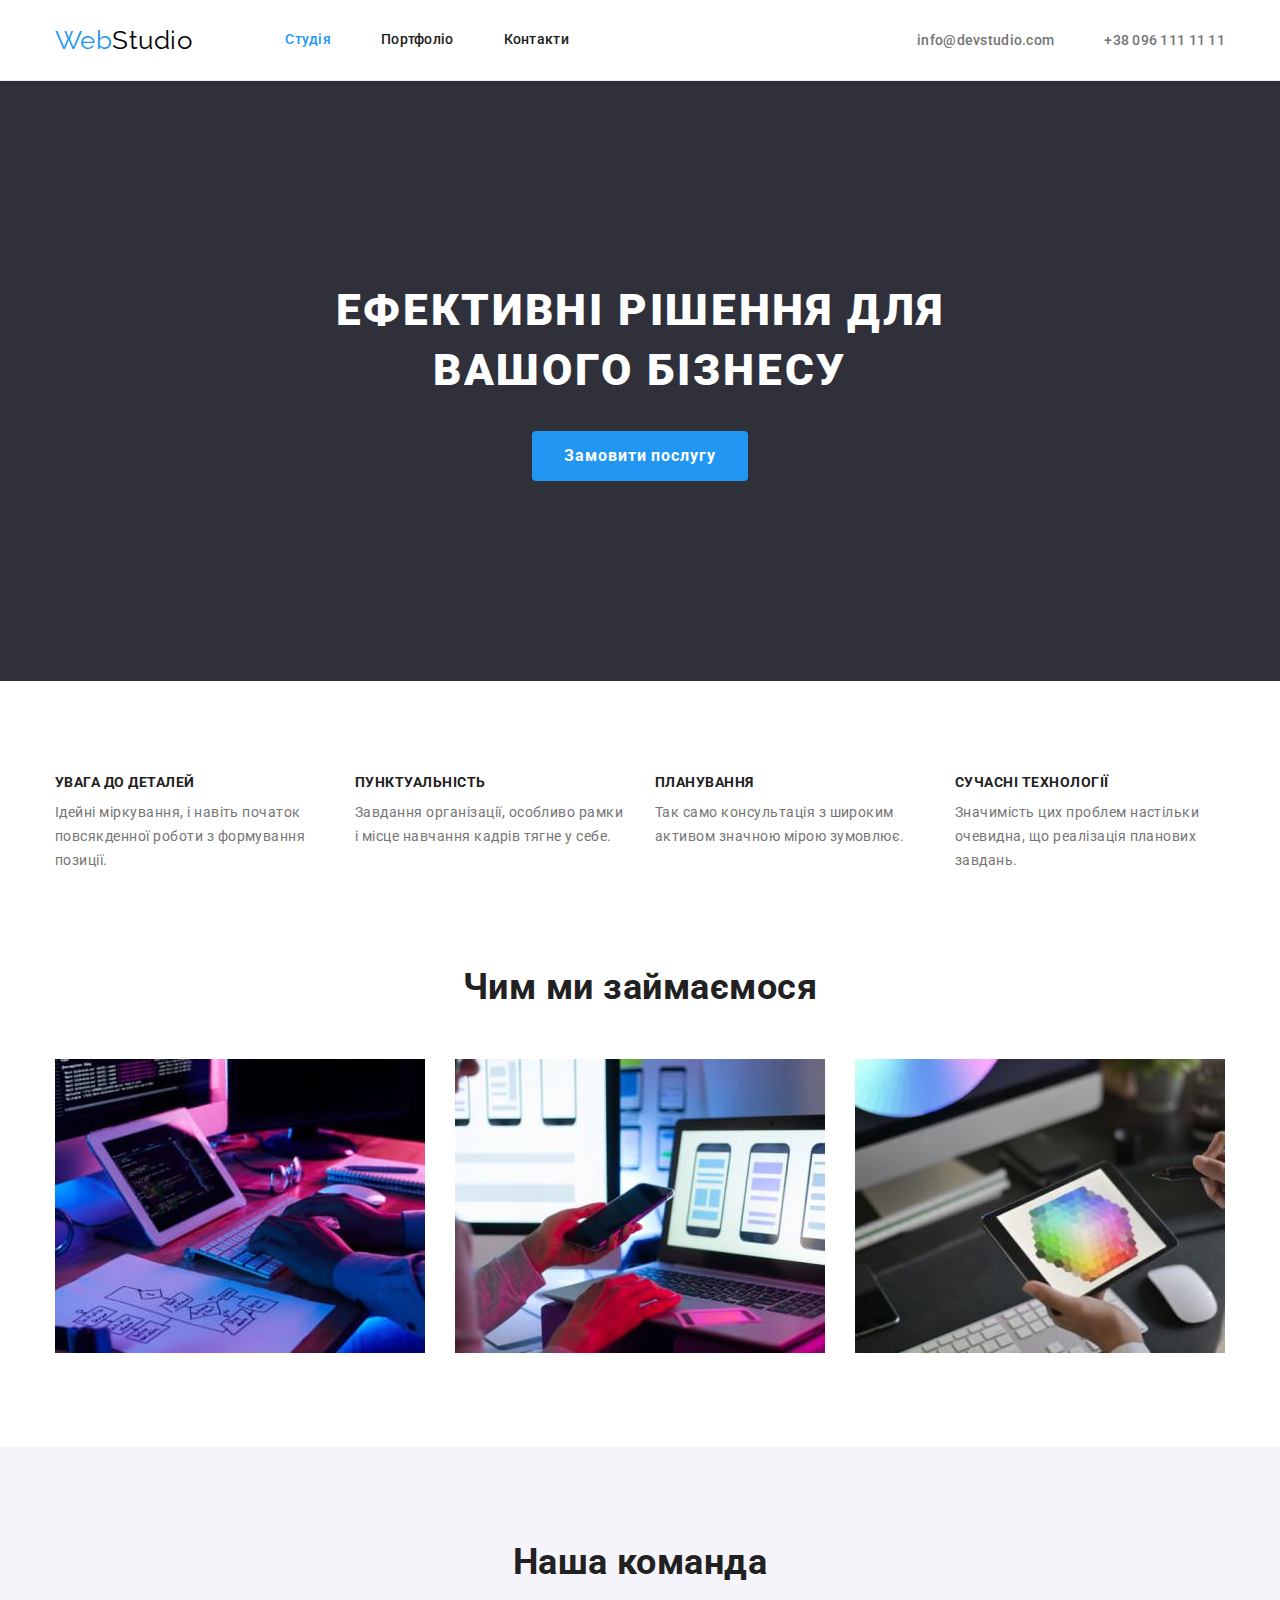
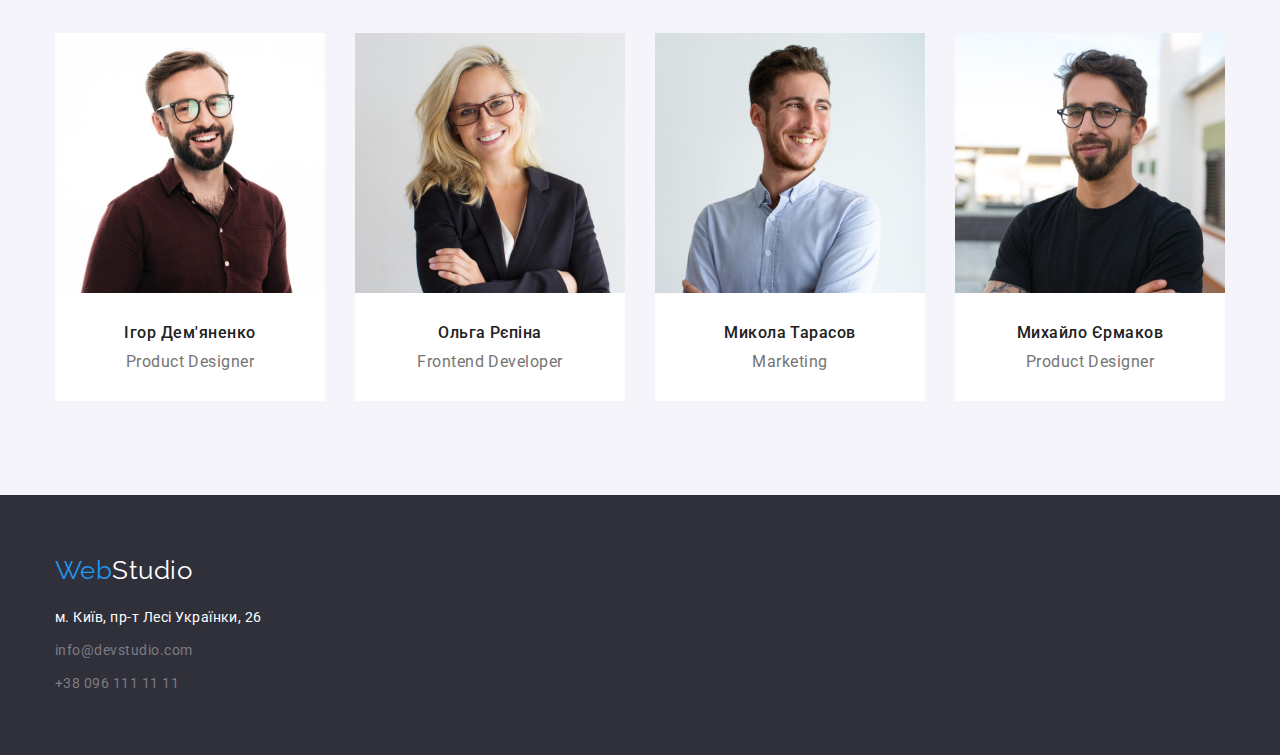
<file: index.html>
<!DOCTYPE html>
<html lang="uk">

<head>
    <meta charset="UTF-8">
    <meta http-equiv="X-UA-Compatible" content="IE=edge">
    <meta name="viewport" content="width=device-width, initial-scale=1.0">
    <title>Web Studio</title>

    <link rel="preconnect" href="https://fonts.googleapis.com">
    <link rel="preconnect" href="https://fonts.gstatic.com" crossorigin>
    <link
        href="https://fonts.googleapis.com/css2?family=Raleway:wght@700&family=Roboto:wght@400;500;700;900&display=swap"
        rel="stylesheet">

    <link rel="stylesheet"
        href="https://cdnjs.cloudflare.com/ajax/libs/modern-normalize/1.1.0/modern-normalize.min.css">
    <link rel="stylesheet" href="./css/styles.css">
</head>

<body>

    <!--https://www.figma.com/file/L1sQE5gJmSrHmVDS6Bs9R8/Web-Studio-(Version-2.1)-(Copy)?node-id=0%3A1-->

    <!--Site header!-->

    <header class="page-header">

        <nav class="container main-nav no-padding">

            <a href="./index.html" lang="en" class="logo logo-header link"><span class="logo-part">Web</span>Studio</a>

            <ul class="site-nav list">
                <li class="item"><a href="./index.html" class="link current">Студія</a></li>
                <li class="item"><a href="./portfolio.html" class="link">Портфоліо</a></li>
                <li class="item"><a href="" class="link">Контакти</a></li>
            </ul>

            <ul class="contacts-header list">
                <li class="item"><a href="mailto:info@devstudio.com" class="link">info@devstudio.com</a></li>
                <li class="item"><a href="tel:+380961111111" class="link">+38 096 111 11 11</a></li>
            </ul>
        </nav>

    </header>

    <!--Main part!-->

    <main>


        <section class="hero">
            <div class="container no-padding">
                <h1 class="hero-title title">Ефективні рішення для <br>вашого бізнесу</h1>
                <button type="button" class="button hero-button">Замовити послугу</button>
            </div>
        </section>

        <section class="features-list">
            <div class="container">
                <h2 class="title section-title visually-hidden">Наші переваги</h2>
                <ul class="list">
                    <li class="item">
                        <h3 class="title ">увага до деталей</h3>
                        <p class="text">Ідейні міркування, і навіть початок повсякденної роботи з формування
                            позиції.</p>
                    </li>
                    <li class="item">
                        <h3 class="title ">пунктуальність</h3>
                        <p class="text">Завдання організації, особливо рамки і місце навчання кадрів тягне у себе.
                        </p>
                    </li>
                    <li class="item">
                        <h3 class="title ">планування</h3>
                        <p class="text">Так само консультація з широким активом значною мірою зумовлює.</p>
                    </li>
                    <li class="item">
                        <h3 class="title ">сучасні технології</h3>
                        <p class="text">Значимість цих проблем настільки очевидна, що реалізація планових завдань.
                        </p>
                    </li>
                </ul>
            </div>
        </section>

        <section class="projects">
            <div class="container no-padding-top">
                <h2 class="title section-title">Чим ми займаємося</h2>
                <ul class="list">
                    <li class="item">
                        <img src="./images/img-1.jpg" alt="Комп'ютер" width="370">
                    </li>
                    <li class="item">
                        <img src="./images/img-2.jpg" alt="Телефон" width="370">
                    </li>
                    <li class="item">
                        <img src="./images/img-3.jpg" alt="Планшет" width="370">
                    </li>
                </ul>
            </div>
        </section>

        <section class="team">
            <div class="container">
                <h2 class="title section-title">Наша команда</h2>
                <ul class="list">
                    <li class="item">
                        <img src="./images/photo-1.jpg" alt="Фото Ігора" width="270">
                        <h3 class="title title-name">Ігор Дем'яненко</h3>
                        <p lang="en" class="text">Product Designer</p>
                    </li>
                    <li class="item">
                        <img src="./images/photo-2.jpg" alt="Фото Ольги" width="270">
                        <h3 class="title title-name">Ольга Рєпіна</h3>
                        <p lang="en" class="text">Frontend Developer</p>
                    </li>
                    <li class="item">
                        <img src="./images/photo-3.jpg" alt="Фото Миколи" width="270">
                        <h3 class="title title-name">Микола Тарасов</h3>
                        <p lang="en" class="text">Marketing</p>
                    </li>
                    <li class="item">
                        <img src="./images/photo-4.jpg" alt="Фото Михайла" width="270">
                        <h3 class="title title-name">Михайло Єрмаков</h3>
                        <p lang="en" class="text">Product Designer</p>
                    </li>
                </ul>
            </div>
        </section>

    </main>

    <!--Site footer!-->

    <footer class="page-footer">

        <div class="container footer-padding">
            <a href="./index.html" lang="en" class="logo logo-footer link"><span class="logo-part">Web</span>Studio</a>

            <address>
                <ul class="contacts-footer list">
                    <li class="item">
                        <a href="https://goo.gl/maps/ekGpi4PjUEy4v1Jb8" target="_blank" rel="noopener noreferrer"
                            lang="uk" class="footer-address link">м. Київ, пр-т Лесі Українки, 26</a>
                    </li>
                    <li class="item"><a href="mailto:info@devstudio.com" class="footer-mail link">info@devstudio.com</a>
                    </li>
                    <li class="item"><a href="tel:+380961111111" class="footer-mail link">+38 096 111 11 11</a></li>
                </ul>
            </address>
        </div>

    </footer>

</body>

</html>
</file>
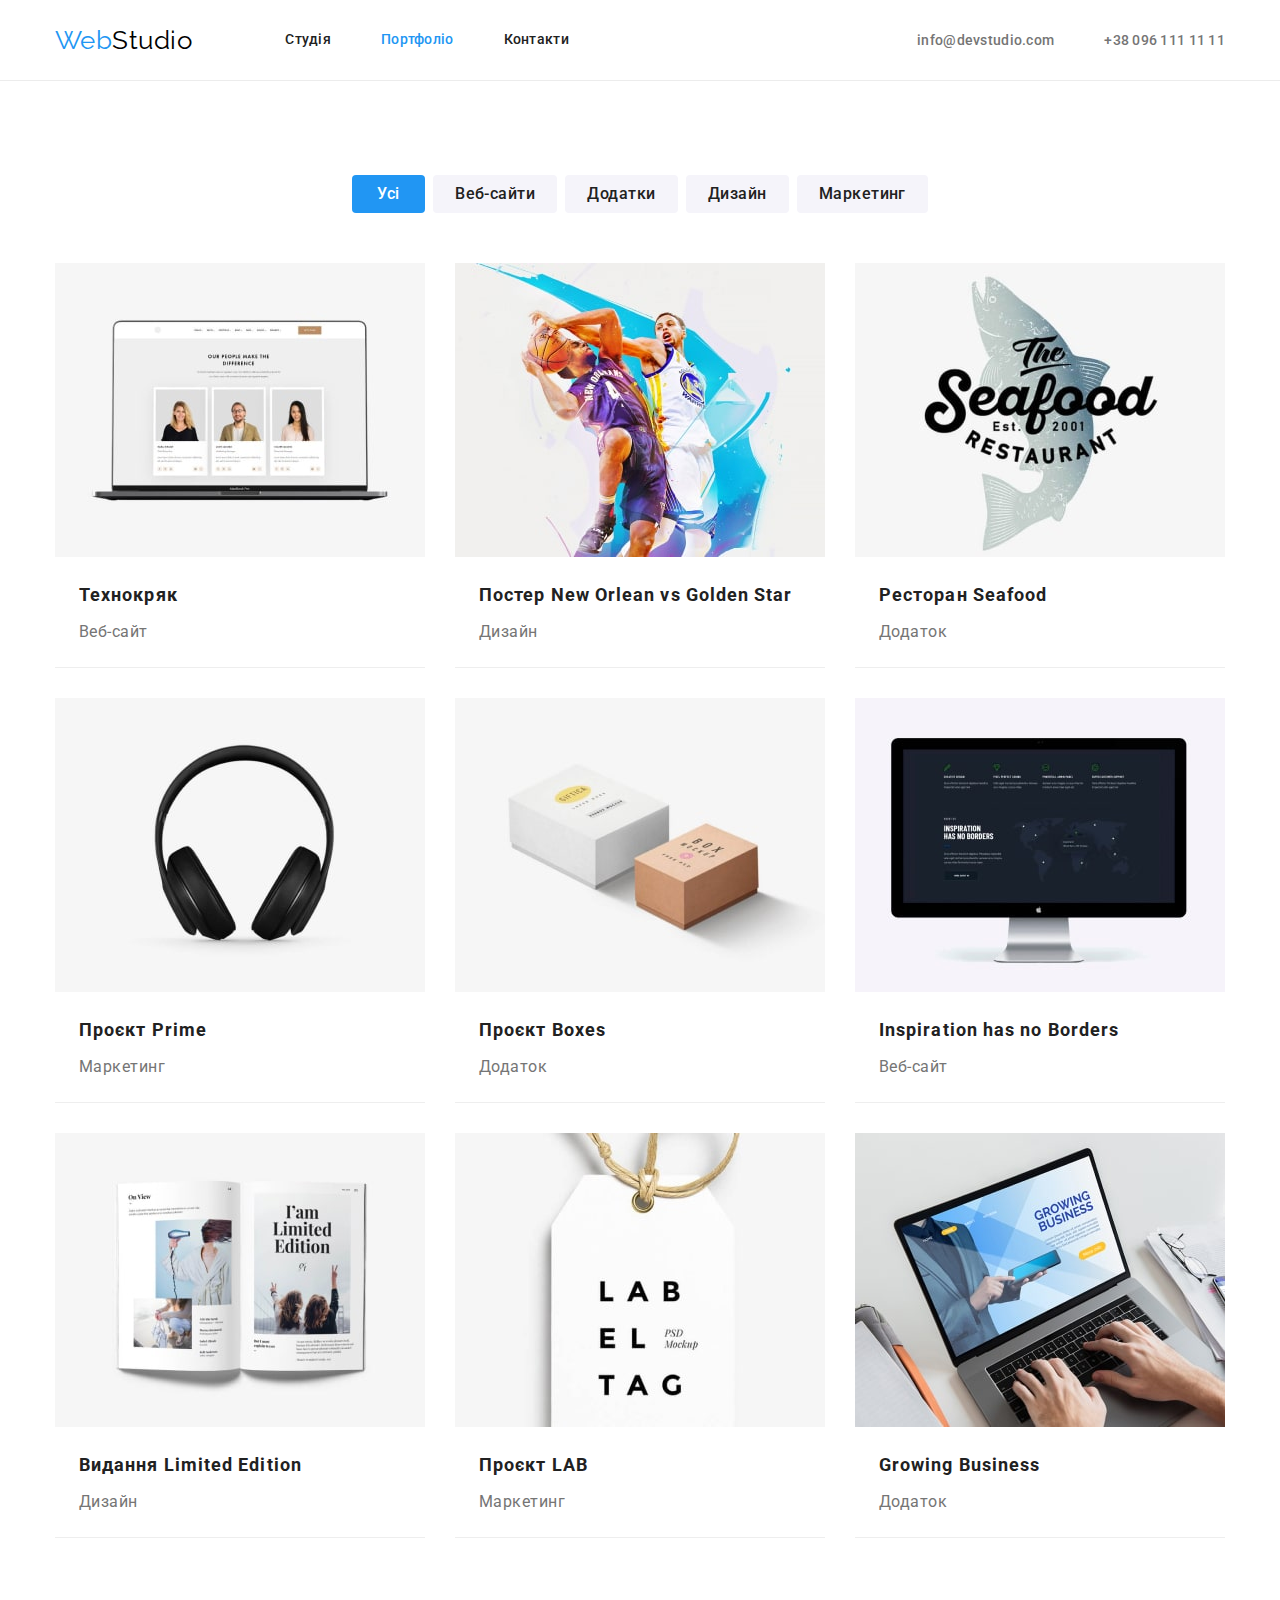
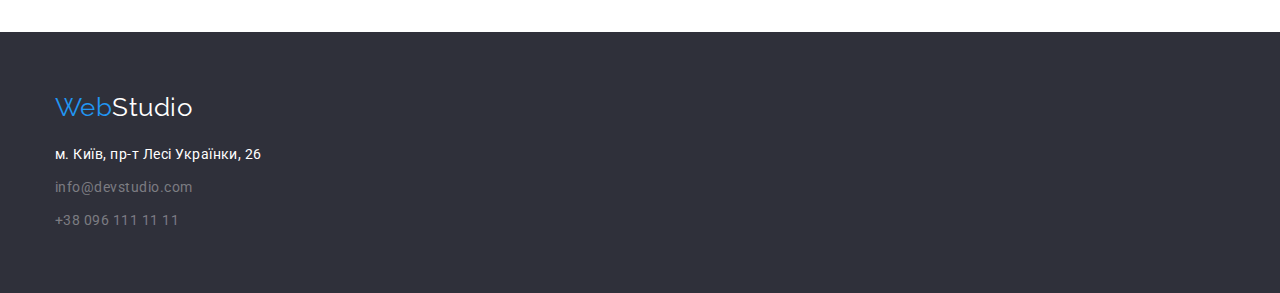
<file: portfolio.html>
<!DOCTYPE html>
<html lang="uk">

<head>
    <meta charset="UTF-8">
    <meta http-equiv="X-UA-Compatible" content="IE=edge">
    <meta name="viewport" content="width=device-width, initial-scale=1.0">
    <title>Web Studio</title>
    
    <link rel="preconnect" href="https://fonts.googleapis.com">
    <link rel="preconnect" href="https://fonts.gstatic.com" crossorigin>
    <link href="https://fonts.googleapis.com/css2?family=Raleway:wght@700&family=Roboto:wght@400;500;700;900&display=swap"
        rel="stylesheet">

    <link rel="stylesheet" href="https://cdnjs.cloudflare.com/ajax/libs/modern-normalize/1.1.0/modern-normalize.min.css">
    <link rel="stylesheet" href="./css/styles.css">
</head>

<body>

    <!--https://www.figma.com/file/L1sQE5gJmSrHmVDS6Bs9R8/Web-Studio-(Version-2.1)-(Copy)?node-id=0%3A1-->

    <!--Site header!-->

    <header class="page-header">
    
        <nav class="container main-nav no-padding">
    
            <a href="./index.html" lang="en" class="logo logo-header link"><span class="logo-part">Web</span>Studio</a>
    
            <ul class="site-nav list">
                <li class="item"><a href="./index.html" class="link">Студія</a></li>
                <li class="item"><a href="./portfolio.html" class="link current">Портфоліо</a></li>
                <li class="item"><a href="" class="link">Контакти</a></li>
            </ul>
    
            <ul class="contacts-header list">
                <li class="item"><a href="mailto:info@devstudio.com" class="link">info@devstudio.com</a></li>
                <li class="item"><a href="tel:+380961111111" class="link">+38 096 111 11 11</a></li>
            </ul>
        </nav>
    
    </header>

    <!--Main part!-->

    <main>

        <section class="filtr">
            <div class="container no-padding-bottom">
            <h2 lang="en" class="section-title visually-hidden">Portfolio</h2>
            <ul class="list">
                <li class="item">
                    <button type="button" class="button primary">Усі</button>
                </li>
                <li class="item">
                    <button type="button" class="button secondary">Веб-сайти</button>
                </li>
                <li class="item">
                    <button type="button" class="button secondary">Додатки</button>
                </li>
                <li class="item">
                    <button type="button" class="button secondary">Дизайн</button>
                </li>
                <li class="item">
                    <button type="button" class="button secondary">Маркетинг</button>
                </li>

            </ul>
            </div>

            <div class="container no-padding">
            <ul class="list">
                <li class="item">
                    <img src="./images/portfolio-img-1-min.jpg" alt="Фото команди" width="370">
                    <h3 class="title">Технокряк</h3>
                    <p class="text">Веб-сайт</p>
                <li class="item">
                    <img src="./images/portfolio-img-2-min.jpg" alt="Фото баскетбол" width="370">
                    <h3 class="title">Постер <span lang="en">New Orlean vs Golden Star</span></h3>
                    <p class="text">Дизайн</p>
                </li>
                <li class="item">
                    <img src="./images/portfolio-img-3-min.jpg" alt="Фото ресторан" width="370">
                    <h3 class="title">Ресторан <span lang="en">Seafood</span></h3>
                    <p class="text">Додаток</p>
                </li>
                <li class="item">
                    <img src="./images/portfolio-img-4-min.jpg" alt="Фото навушники" width="370">
                    <h3 class="title">Проєкт <span lang="en">Prime</span></h3>
                    <p class="text">Маркетинг</p>
                </li>
                <li class="item">
                    <img src="./images/portfolio-img-5-min.jpg" alt="Фото коробки" width="370">
                    <h3 class="title">Проєкт <span lang="en">Boxes</span></h3>
                    <p class="text">Додаток</p>
                </li>
                <li class="item">
                    <img src="./images/portfolio-img-6-min.jpg" alt="Фото монітор" width="370">
                    <h3 lang="en" class="title">Inspiration has no Borders</h3>
                    <p class="text">Веб-сайт</p>
                </li>
                <li class="item">
                    <img src="./images/portfolio-img-7-min.jpg" alt="Фото книга" width="370">
                    <h3 class="title">Видання <span lang="en">Limited Edition</span></h3>
                    <p class="text">Дизайн</p>
                </li>
                <li class="item">
                    <img src="./images/portfolio-img-8-min.jpg" alt="Фото лейба" width="370">
                    <h3 class="title">Проєкт <span lang="en">LAB</span></h3>
                    <p class="text">Маркетинг</p>
                </li>
                <li class="item">
                    <img src="./images/portfolio-img-9-min.jpg" alt="Фото ноутбук" width="370">
                    <h3 lang="en" class="title">Growing Business</h3>
                    <p class="text">Додаток</p>
                </li>
            </ul>
            </div>
        </section>

    </main>

    <!--Site footer!-->

<footer class="page-footer">

    <div class="container footer-padding">
        <a href="./index.html" lang="en" class="logo logo-footer link"><span class="logo-part">Web</span>Studio</a>

        <address>
            <ul class="contacts-footer list">
                <li class="item">
                    <a href="https://goo.gl/maps/ekGpi4PjUEy4v1Jb8" target="_blank" rel="noopener noreferrer" lang="uk"
                        class="footer-address link">м. Київ, пр-т Лесі Українки, 26</a>
                </li>
                <li class="item"><a href="mailto:info@devstudio.com" class="footer-mail link">info@devstudio.com</a>
                </li>
                <li class="item"><a href="tel:+380961111111" class="footer-mail link">+38 096 111 11 11</a></li>
            </ul>
        </address>
    </div>

</footer>

</body>

</html>
</file>
<file: css/styles.css>
:root {
    --primary-color: #757575;
    --title-and-btn-color: #212121;
    --secondary-bgd-color: #F5F4FA;
    --footer-bgd-color: #2F303A;
    --accent-color: #2196F3;
    --hero-btn-accent-color: #188CE8;
    --primary-white-color: #ffffff;
    --footer-contacts-color: #ffffff60;
    --primary-black-color: #000000;
    --button-bgd-color: #F5F4FA;
}

body {
    color: var(--primary-color);
    background-color: var(--primary-white-color);

    font-family: 'Roboto', sans-serif;
    letter-spacing: 0.03em;
}

img {
    display: block;
}

button {
    cursor: pointer;
}

.list {
    padding: 0;
    margin: 0;
    list-style: none;
}

.link {
    text-decoration: none;
}

.title {
    margin-top: 0;

    color: var(--title-and-btn-color);
}

.visually-hidden {
    position: absolute;
    width: 1px;
    height: 1px;
    margin: -1px;
    border: 0;
    padding: 0;
    white-space: nowrap;
    overflow: hidden;
}

.container {
    width: 1200px;
    padding-left: 15px;
    padding-right: 15px;
    padding-top: 94px;
    padding-bottom: 94px;
    margin: 0 auto;
    /* outline: 2px solid tomato ; */
}

.container.no-padding {
    padding-top: 0;
    padding-bottom: 0;
}

.container.no-padding-top {
    padding-top: 0;
}

.container.no-padding-bottom {
    padding-bottom: 0;
}

/* --------------------Site Header!-------------------- */

/* -----Main nav----- */

.main-nav {
    display: flex;
    align-items: center;
}

/* -----Logo----- */

.page-header {
    border-bottom-width: 1px;
    border-bottom-style: solid;
    border-bottom-color: #ECECEC;

    background-color: var(--primary-white-color);
}

.logo {
    font-family: 'Raleway', sans-serif;
    font-size: 26px;
    line-height: 1.19;
}

.logo-header {
    color: var(--primary-black-color);

}

.logo-part {
    color: var(--accent-color);
}

/* -----Site nav----- */

.site-nav {
    display: flex;
    margin-left: 93px;
}

.site-nav .item+.item {
    margin-left: 50px;
}


.site-nav .link {
    display: block;
    padding-top: 32px;
    padding-bottom: 32px;

    color: var(--title-and-btn-color);

    font-weight: 500;
    font-size: 14px;
    line-height: 1.14;
    letter-spacing: 0.02em;
}

.site-nav .link:hover,
.site-nav .link:focus {
    color: var(--accent-color);
}

.site-nav .link.current {
    color: var(--accent-color);
}

/* -----Contacts header----- */

.contacts-header {
    display: flex;
    margin-left: auto;
}

.contacts-header .item:not(:last-child) {
    margin-right: 50px;
}

.contacts-header .link {
    color: var(--primary-color);

    font-weight: 500;
    font-size: 14px;
    line-height: 1.14;
    letter-spacing: 0.02em;
}

.contacts-header .link:hover,
.contacts-header .link:focus {
    color: var(--accent-color);
}

/* --------------------Main Index Part!-------------------- */

/* -----Hero----- */

/* In the future there'll be image */

.hero {
    /*--For visual height--*/
    padding-bottom: 200px;

    background-color: #2F303A;
    text-align: center;
}

.hero-title {
    margin-bottom: 30px;
    padding-top: 200px;

    color: var(--primary-white-color);

    font-weight: 900;
    font-size: 44px;
    line-height: 1.36;
    letter-spacing: 0.06em;
    text-transform: uppercase;
}

/* -----Buttons!----- */

.button {
    display: inline-block;
    border-radius: 4px;
    min-width: 73px;
    border-width: 0;
    /* border: 1px solid transparent; */

    color: var(--primary-white-color);
    background-color: var(--accent-color);
    
    font-family: inherit;
    font-weight: 500;
    font-size: 16px;
    line-height: 1.62;
    letter-spacing: 0.03em;
}

.button.hero-button {
    padding: 10px 32px;

    font-weight: 700;
    line-height: 1.88;
    letter-spacing: 0.06em;
}

.button.primary {
    padding: 6px 22px;

    color: var(--primary-white-color);
    background-color: var(--accent-color);
}

.button.secondary {
    padding: 6px 22px;

    color: var(--title-and-btn-color);
    background-color: var(--button-bgd-color);
}

.hero-button:hover,
.hero-button:focus {
    color: var(--hero-btn-accent-color);
}

.button.secondary:hover,
.button.secondary:focus {
    color: var(--primary-white-color);
    background-color: var(--accent-color);
}

/* -----Section----- */

.section-title {
    margin-bottom: 0;

    font-size: 36px;
    line-height: 1.17;
    text-align: center;
}

/* -----Our features----- */

.features-list .list {
    display: flex;
    /* flex-wrap: wrap; */
    justify-content: space-between;

}

.features-list .list .item {
    width: 270px;
}

.features-list .title {
    margin-bottom: 10px;

    font-size: 14px;
    line-height: 1.14;
    text-transform: uppercase;
}

.features-list .text {
    margin-top: 0;
    margin-bottom: 0;

    font-size: 14px;
    line-height: 1.71;
}

/* -----Our progects----- */

.projects .list {
    display: flex;
    justify-content: space-between;
}

.projects .section-title {
    margin-bottom: 50px;
}


/* -----Our team----- */

.team {
    background-color: var(--secondary-bgd-color);
}

.team .list {
    display: flex;
    justify-content: space-between;
}

.team .item {
    background-color: var(--primary-white-color);
}

.team .section-title {
    margin-bottom: 50px;
}

.team .title-name {
    margin-top: 30px;
    margin-bottom: 10px;
    
    font-weight: 500;
    font-size: 16px;
    line-height: 1.19;
    text-align: center;
}

.team .text {
    margin-top: 0;
    margin-bottom: 0;
    padding-bottom: 30px;

    font-size: 16px;
    line-height: 1.19;
    text-align: center;
}

/* --------------------Main Portfolio Part!-------------------- */

.filtr {
    background-color: var(--primary-white-color);
}

.filtr .container.no-padding-bottom .list {
    display: flex;
    justify-content: center;
}

.filtr .container.no-padding-bottom .list .item:not(:last-child) {
    margin-right: 8px;
}

.filtr .container.no-padding {
    padding-top: 50px;
    padding-bottom: 94px;
}

.filtr .container.no-padding .list {
    display: flex;
    flex-wrap: wrap;
}

.filtr .container.no-padding .list .item {
    width: calc(100%-60px)/3;
    margin-right: 30px;
}

.filtr .container.no-padding .list .item:nth-child(3n) {
    margin-right: 0;
}

.filtr .container.no-padding .list .item:not(:nth-last-child(-n + 3)) {
    margin-bottom: 30px;
}

.filtr .container .item .title,
.filtr .container .item .text {
    margin-top: 0;
    margin-bottom: 0;
}

.filtr .container .item .title {
    padding-left: 24px;
    padding-right: 0;
    margin-top: 20px;
    margin-bottom: 4px;

    font-size: 18px;
    line-height: 2;
    letter-spacing: 0.06em;
}

.filtr .container .item .text {
    padding-top: 0;
    padding-bottom: 20px;
    padding-left: 24px;
    padding-right: 0;

    font-size: 16px;
    line-height: 1.88;
}

.filtr .container.no-padding .item {
    border-bottom-width: 1px;
    border-bottom-style: solid;
    border-bottom-color: #EEEEEE;
}

.filtr .container.no-padding .list .item {
    background-color: var(--primary-white-color);
}

/* --------------------Site footer!-------------------- */


.page-footer {
    background-color: var(--footer-bgd-color);
}

.logo-footer {
    display: inline-block;
    margin-bottom: 20px;

    color: var(--primary-white-color);
}

.container.footer-padding {
    padding-top: 60px;
    padding-bottom: 60px;
}

.contacts-footer .item:not(:last-child) {
    margin-bottom: 9px;
}

.footer-address {
    color: var(--primary-white-color);
}

.footer-mail.link {
    color: var(--footer-contacts-color);
}

.footer-mail:hover,
.footer-mail:focus {
    color: var(--accent-color);
}

.page-footer .contacts-footer {
    font-size: 14px;
    line-height: 1.71;
    font-style: normal;
}
</file>
